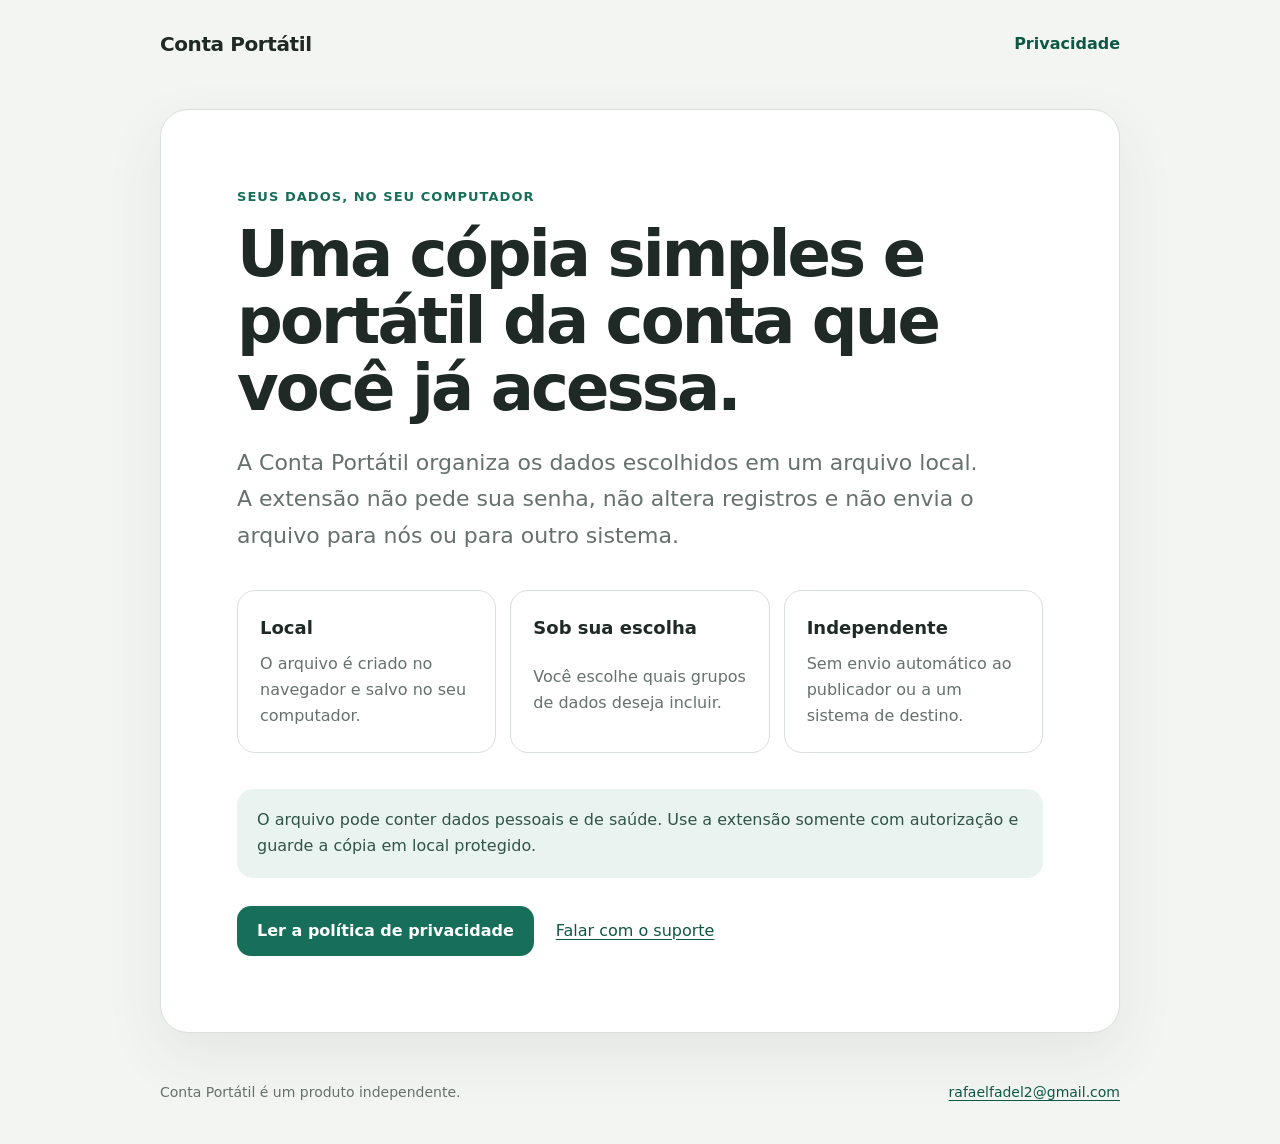
<file: index.html>
<!doctype html>
<html lang="pt-BR">
  <head>
    <meta charset="utf-8" />
    <meta name="viewport" content="width=device-width, initial-scale=1" />
    <meta name="description" content="Conta Portátil cria no seu computador uma cópia dos dados de uma conta que você já acessa." />
    <title>Conta Portátil</title>
    <link rel="stylesheet" href="styles.css" />
  </head>
  <body>
    <header class="site-header">
      <a class="brand" href="./">Conta Portátil</a>
      <a href="privacidade/">Privacidade</a>
    </header>
    <main class="landing-card">
      <p class="eyebrow">Seus dados, no seu computador</p>
      <h1>Uma cópia simples e portátil da conta que você já acessa.</h1>
      <p class="lead">A Conta Portátil organiza os dados escolhidos em um arquivo local. A extensão não pede sua senha, não altera registros e não envia o arquivo para nós ou para outro sistema.</p>
      <div class="principles" aria-label="Princípios do produto">
        <article>
          <strong>Local</strong>
          <span>O arquivo é criado no navegador e salvo no seu computador.</span>
        </article>
        <article>
          <strong>Sob sua escolha</strong>
          <span>Você escolhe quais grupos de dados deseja incluir.</span>
        </article>
        <article>
          <strong>Independente</strong>
          <span>Sem envio automático ao publicador ou a um sistema de destino.</span>
        </article>
      </div>
      <p class="notice">O arquivo pode conter dados pessoais e de saúde. Use a extensão somente com autorização e guarde a cópia em local protegido.</p>
      <div class="actions">
        <a class="primary-action" href="privacidade/">Ler a política de privacidade</a>
        <a href="mailto:rafaelfadel2@gmail.com">Falar com o suporte</a>
      </div>
    </main>
    <footer>
      <span>Conta Portátil é um produto independente.</span>
      <a href="mailto:rafaelfadel2@gmail.com">rafaelfadel2@gmail.com</a>
    </footer>
  </body>
</html>
</file>
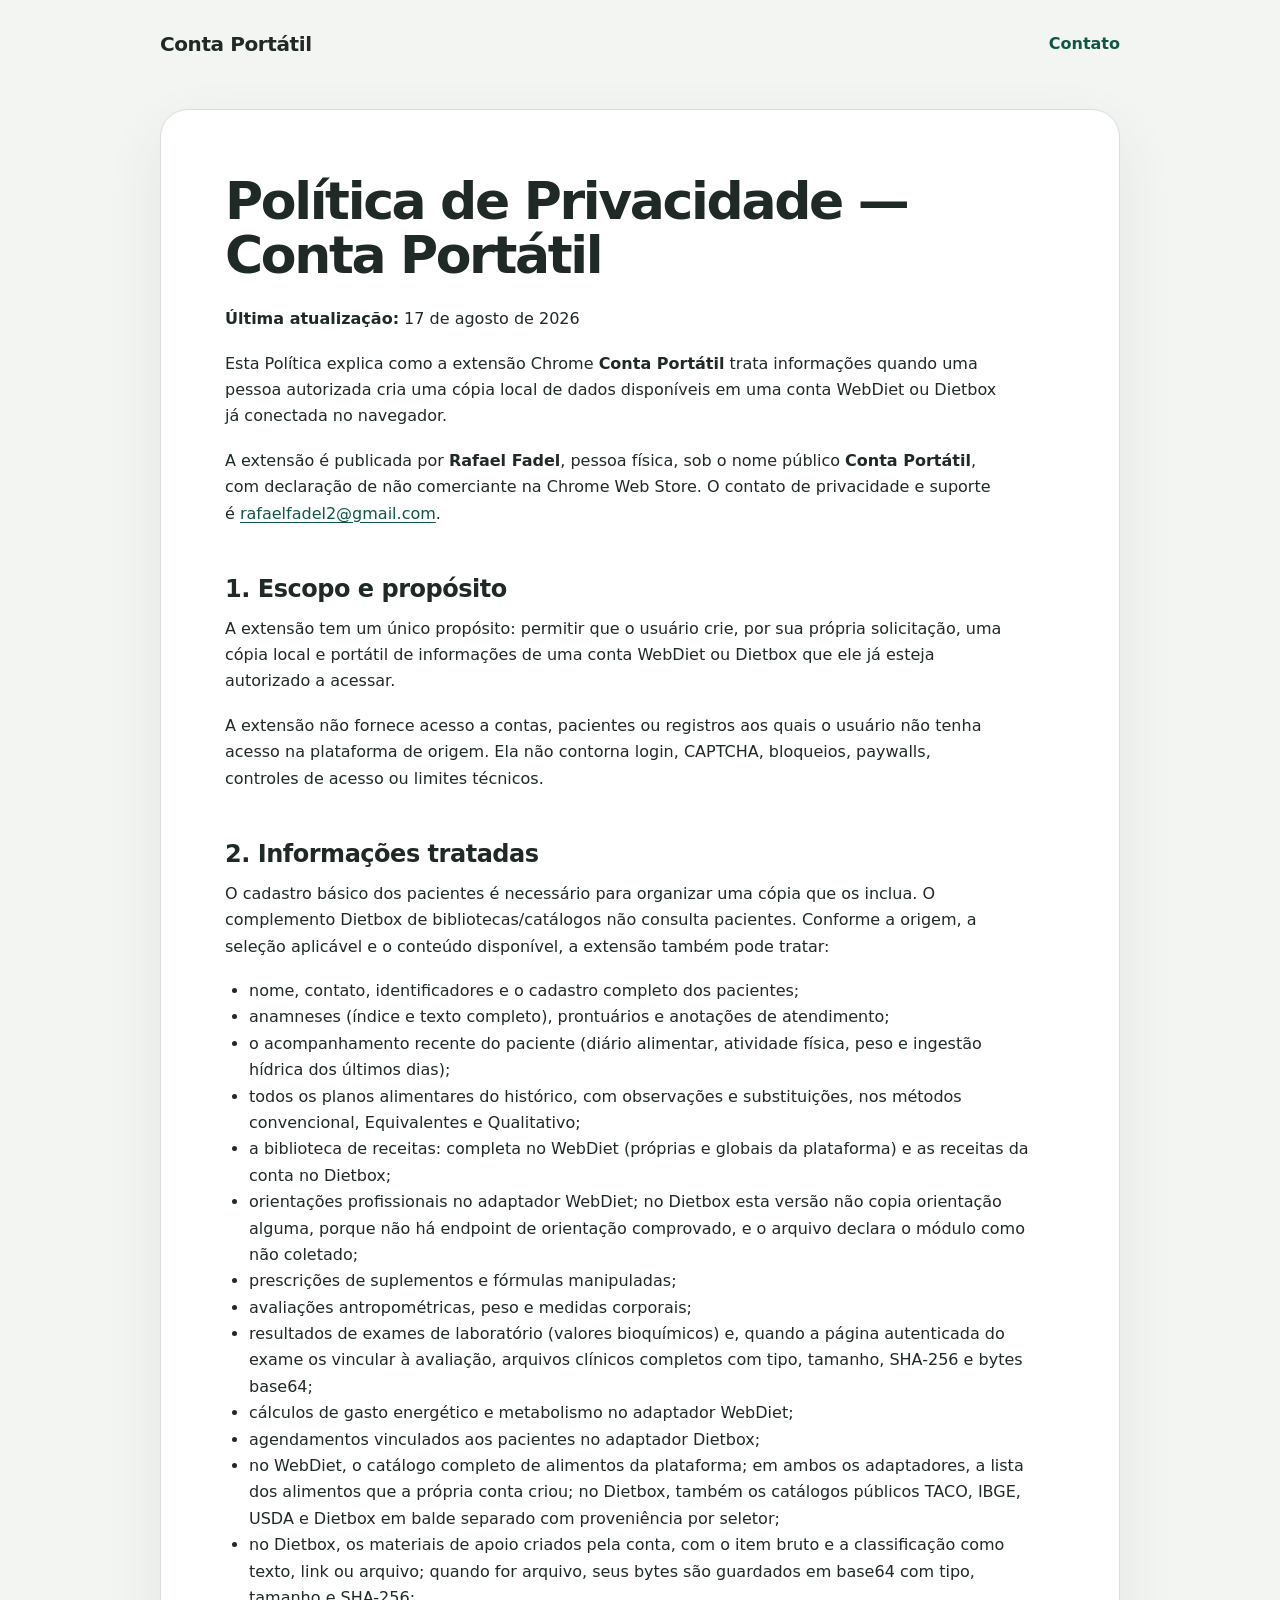
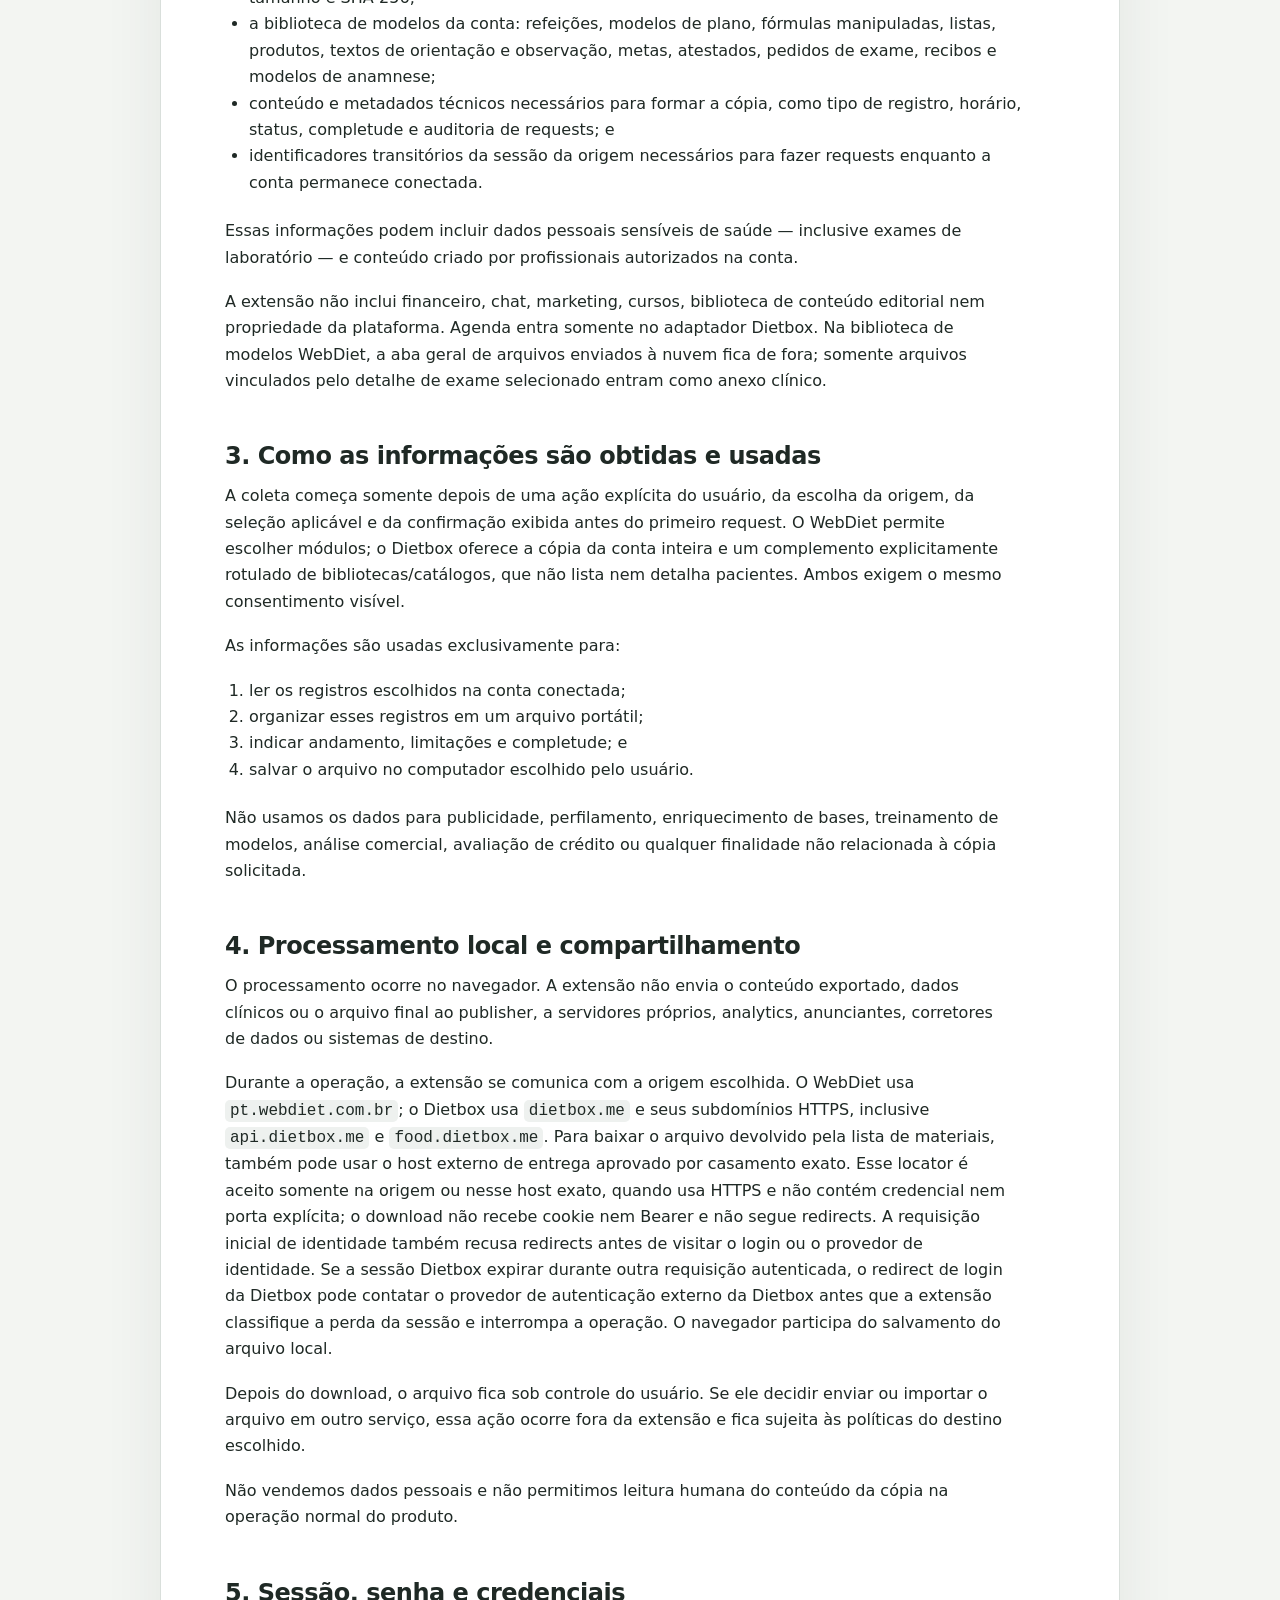
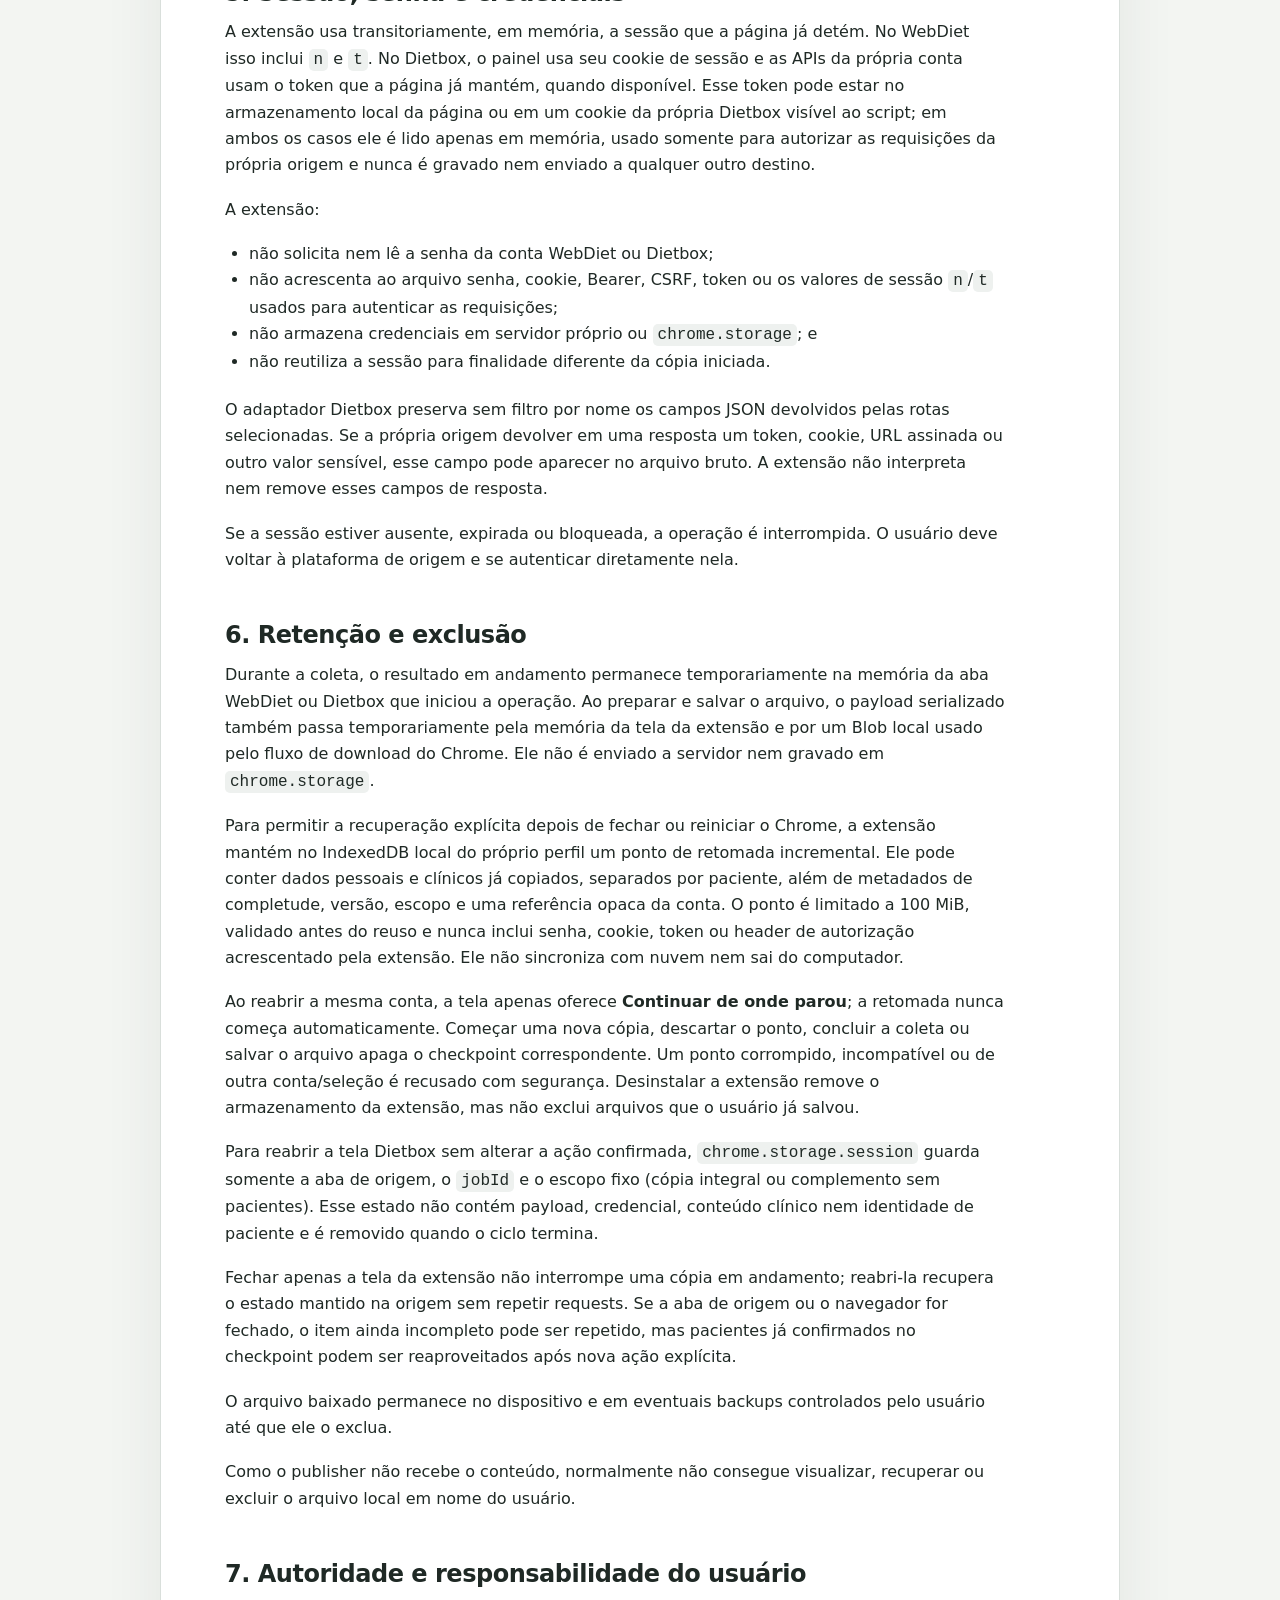
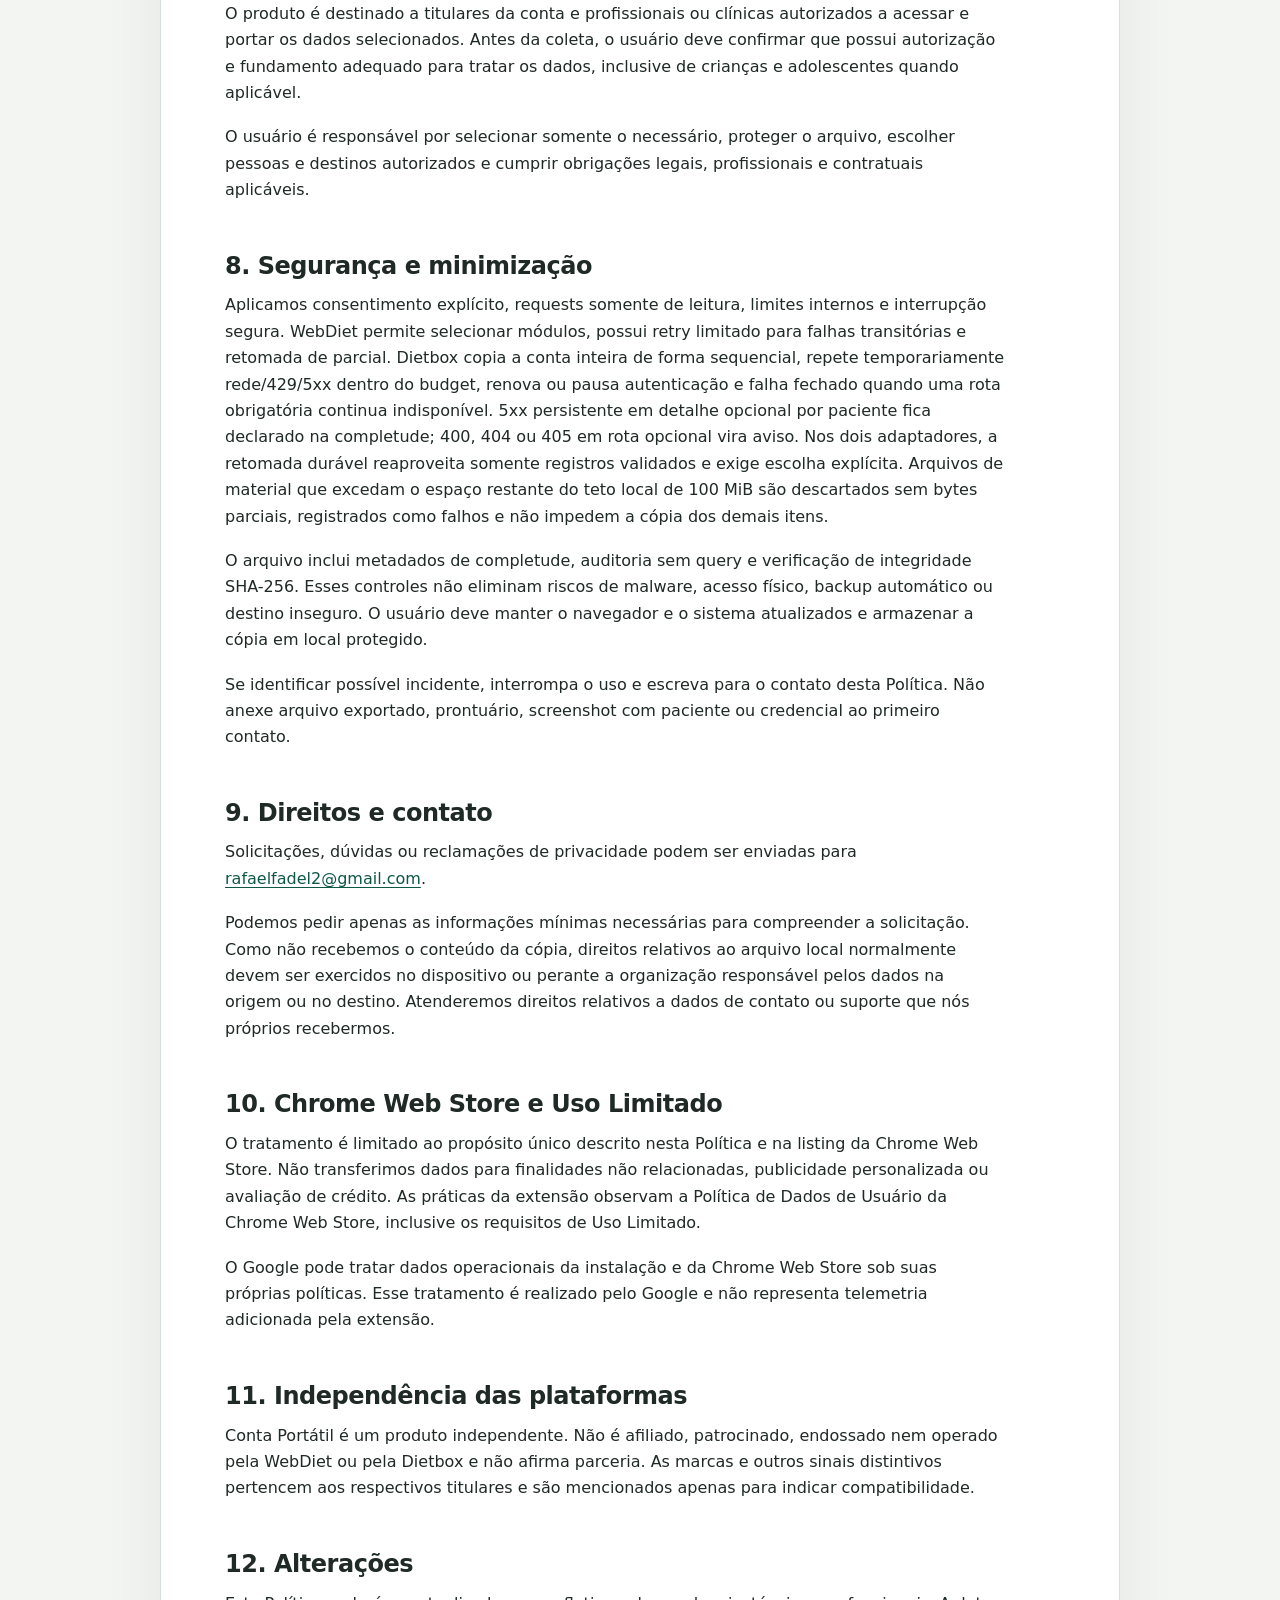
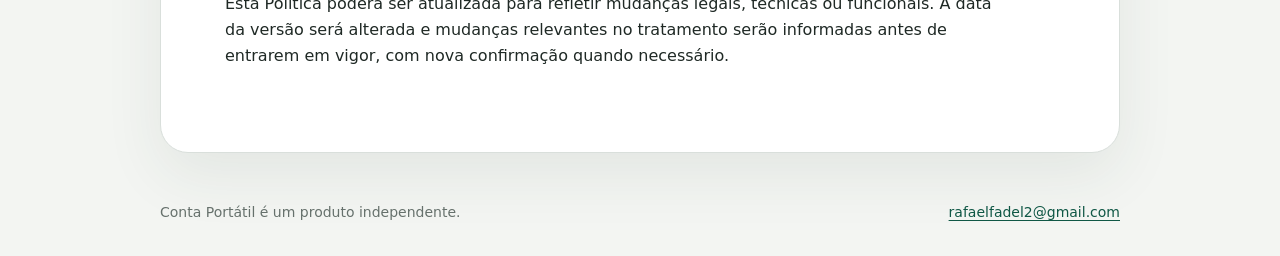
<file: privacidade/index.html>
<!doctype html>
<html lang="pt-BR">
  <head>
    <meta charset="utf-8" />
    <meta name="viewport" content="width=device-width, initial-scale=1" />
    <meta name="description" content="Política de privacidade da extensão Conta Portátil." />
    <title>Política de Privacidade — Conta Portátil</title>
    <link rel="stylesheet" href="../styles.css" />
  </head>
  <body>
    <header class="site-header">
      <a class="brand" href="../">Conta Portátil</a>
      <a href="mailto:rafaelfadel2@gmail.com">Contato</a>
    </header>
    <main class="document-card">
      <h1>Política de Privacidade — Conta Portátil</h1>
      <p><strong>Última atualização:</strong> 17 de agosto de 2026</p>
      <p>Esta Política explica como a extensão Chrome <strong>Conta Portátil</strong> trata informações quando uma pessoa autorizada cria uma cópia local de dados disponíveis em uma conta WebDiet ou Dietbox já conectada no navegador.</p>
      <p>A extensão é publicada por <strong>Rafael Fadel</strong>, pessoa física, sob o nome público <strong>Conta Portátil</strong>, com declaração de não comerciante na Chrome Web Store. O contato de privacidade e suporte é <a href="mailto:rafaelfadel2@gmail.com">rafaelfadel2@gmail.com</a>.</p>
      <h2>1. Escopo e propósito</h2>
      <p>A extensão tem um único propósito: permitir que o usuário crie, por sua própria solicitação, uma cópia local e portátil de informações de uma conta WebDiet ou Dietbox que ele já esteja autorizado a acessar.</p>
      <p>A extensão não fornece acesso a contas, pacientes ou registros aos quais o usuário não tenha acesso na plataforma de origem. Ela não contorna login, CAPTCHA, bloqueios, paywalls, controles de acesso ou limites técnicos.</p>
      <h2>2. Informações tratadas</h2>
      <p>O cadastro básico dos pacientes é necessário para organizar uma cópia que os inclua. O complemento Dietbox de bibliotecas/catálogos não consulta pacientes. Conforme a origem, a seleção aplicável e o conteúdo disponível, a extensão também pode tratar:</p>
      <ul>
      <li>nome, contato, identificadores e o cadastro completo dos pacientes;</li>
      <li>anamneses (índice e texto completo), prontuários e anotações de atendimento;</li>
      <li>o acompanhamento recente do paciente (diário alimentar, atividade física, peso e ingestão hídrica dos últimos dias);</li>
      <li>todos os planos alimentares do histórico, com observações e substituições, nos métodos convencional, Equivalentes e Qualitativo;</li>
      <li>a biblioteca de receitas: completa no WebDiet (próprias e globais da plataforma) e as receitas da conta no Dietbox;</li>
      <li>orientações profissionais no adaptador WebDiet; no Dietbox esta versão não copia orientação alguma, porque não há endpoint de orientação comprovado, e o arquivo declara o módulo como não coletado;</li>
      <li>prescrições de suplementos e fórmulas manipuladas;</li>
      <li>avaliações antropométricas, peso e medidas corporais;</li>
      <li>resultados de exames de laboratório (valores bioquímicos) e, quando a página autenticada do exame os vincular à avaliação, arquivos clínicos completos com tipo, tamanho, SHA-256 e bytes base64;</li>
      <li>cálculos de gasto energético e metabolismo no adaptador WebDiet;</li>
      <li>agendamentos vinculados aos pacientes no adaptador Dietbox;</li>
      <li>no WebDiet, o catálogo completo de alimentos da plataforma; em ambos os adaptadores, a lista dos alimentos que a própria conta criou; no Dietbox, também os catálogos públicos TACO, IBGE, USDA e Dietbox em balde separado com proveniência por seletor;</li>
      <li>no Dietbox, os materiais de apoio criados pela conta, com o item bruto e a classificação como texto, link ou arquivo; quando for arquivo, seus bytes são guardados em base64 com tipo, tamanho e SHA-256;</li>
      <li>a biblioteca de modelos da conta: refeições, modelos de plano, fórmulas manipuladas, listas, produtos, textos de orientação e observação, metas, atestados, pedidos de exame, recibos e modelos de anamnese;</li>
      <li>conteúdo e metadados técnicos necessários para formar a cópia, como tipo de registro, horário, status, completude e auditoria de requests; e</li>
      <li>identificadores transitórios da sessão da origem necessários para fazer requests enquanto a conta permanece conectada.</li>
      </ul>
      <p>Essas informações podem incluir dados pessoais sensíveis de saúde — inclusive exames de laboratório — e conteúdo criado por profissionais autorizados na conta.</p>
      <p>A extensão não inclui financeiro, chat, marketing, cursos, biblioteca de conteúdo editorial nem propriedade da plataforma. Agenda entra somente no adaptador Dietbox. Na biblioteca de modelos WebDiet, a aba geral de arquivos enviados à nuvem fica de fora; somente arquivos vinculados pelo detalhe de exame selecionado entram como anexo clínico.</p>
      <h2>3. Como as informações são obtidas e usadas</h2>
      <p>A coleta começa somente depois de uma ação explícita do usuário, da escolha da origem, da seleção aplicável e da confirmação exibida antes do primeiro request. O WebDiet permite escolher módulos; o Dietbox oferece a cópia da conta inteira e um complemento explicitamente rotulado de bibliotecas/catálogos, que não lista nem detalha pacientes. Ambos exigem o mesmo consentimento visível.</p>
      <p>As informações são usadas exclusivamente para:</p>
      <ol>
      <li>ler os registros escolhidos na conta conectada;</li>
      <li>organizar esses registros em um arquivo portátil;</li>
      <li>indicar andamento, limitações e completude; e</li>
      <li>salvar o arquivo no computador escolhido pelo usuário.</li>
      </ol>
      <p>Não usamos os dados para publicidade, perfilamento, enriquecimento de bases, treinamento de modelos, análise comercial, avaliação de crédito ou qualquer finalidade não relacionada à cópia solicitada.</p>
      <h2>4. Processamento local e compartilhamento</h2>
      <p>O processamento ocorre no navegador. A extensão não envia o conteúdo exportado, dados clínicos ou o arquivo final ao publisher, a servidores próprios, analytics, anunciantes, corretores de dados ou sistemas de destino.</p>
      <p>Durante a operação, a extensão se comunica com a origem escolhida. O WebDiet usa <code>pt.webdiet.com.br</code>; o Dietbox usa <code>dietbox.me</code> e seus subdomínios HTTPS, inclusive <code>api.dietbox.me</code> e <code>food.dietbox.me</code>. Para baixar o arquivo devolvido pela lista de materiais, também pode usar o host externo de entrega aprovado por casamento exato. Esse locator é aceito somente na origem ou nesse host exato, quando usa HTTPS e não contém credencial nem porta explícita; o download não recebe cookie nem Bearer e não segue redirects. A requisição inicial de identidade também recusa redirects antes de visitar o login ou o provedor de identidade. Se a sessão Dietbox expirar durante outra requisição autenticada, o redirect de login da Dietbox pode contatar o provedor de autenticação externo da Dietbox antes que a extensão classifique a perda da sessão e interrompa a operação. O navegador participa do salvamento do arquivo local.</p>
      <p>Depois do download, o arquivo fica sob controle do usuário. Se ele decidir enviar ou importar o arquivo em outro serviço, essa ação ocorre fora da extensão e fica sujeita às políticas do destino escolhido.</p>
      <p>Não vendemos dados pessoais e não permitimos leitura humana do conteúdo da cópia na operação normal do produto.</p>
      <h2>5. Sessão, senha e credenciais</h2>
      <p>A extensão usa transitoriamente, em memória, a sessão que a página já detém. No WebDiet isso inclui <code>n</code> e <code>t</code>. No Dietbox, o painel usa seu cookie de sessão e as APIs da própria conta usam o token que a página já mantém, quando disponível. Esse token pode estar no armazenamento local da página ou em um cookie da própria Dietbox visível ao script; em ambos os casos ele é lido apenas em memória, usado somente para autorizar as requisições da própria origem e nunca é gravado nem enviado a qualquer outro destino.</p>
      <p>A extensão:</p>
      <ul>
      <li>não solicita nem lê a senha da conta WebDiet ou Dietbox;</li>
      <li>não acrescenta ao arquivo senha, cookie, Bearer, CSRF, token ou os valores de sessão <code>n</code>/<code>t</code> usados para autenticar as requisições;</li>
      <li>não armazena credenciais em servidor próprio ou <code>chrome.storage</code>; e</li>
      <li>não reutiliza a sessão para finalidade diferente da cópia iniciada.</li>
      </ul>
      <p>O adaptador Dietbox preserva sem filtro por nome os campos JSON devolvidos pelas rotas selecionadas. Se a própria origem devolver em uma resposta um token, cookie, URL assinada ou outro valor sensível, esse campo pode aparecer no arquivo bruto. A extensão não interpreta nem remove esses campos de resposta.</p>
      <p>Se a sessão estiver ausente, expirada ou bloqueada, a operação é interrompida. O usuário deve voltar à plataforma de origem e se autenticar diretamente nela.</p>
      <h2>6. Retenção e exclusão</h2>
      <p>Durante a coleta, o resultado em andamento permanece temporariamente na memória da aba WebDiet ou Dietbox que iniciou a operação. Ao preparar e salvar o arquivo, o payload serializado também passa temporariamente pela memória da tela da extensão e por um Blob local usado pelo fluxo de download do Chrome. Ele não é enviado a servidor nem gravado em <code>chrome.storage</code>.</p>
      <p>Para permitir a recuperação explícita depois de fechar ou reiniciar o Chrome, a extensão mantém no IndexedDB local do próprio perfil um ponto de retomada incremental. Ele pode conter dados pessoais e clínicos já copiados, separados por paciente, além de metadados de completude, versão, escopo e uma referência opaca da conta. O ponto é limitado a 100 MiB, validado antes do reuso e nunca inclui senha, cookie, token ou header de autorização acrescentado pela extensão. Ele não sincroniza com nuvem nem sai do computador.</p>
      <p>Ao reabrir a mesma conta, a tela apenas oferece <strong>Continuar de onde parou</strong>; a retomada nunca começa automaticamente. Começar uma nova cópia, descartar o ponto, concluir a coleta ou salvar o arquivo apaga o checkpoint correspondente. Um ponto corrompido, incompatível ou de outra conta/seleção é recusado com segurança. Desinstalar a extensão remove o armazenamento da extensão, mas não exclui arquivos que o usuário já salvou.</p>
      <p>Para reabrir a tela Dietbox sem alterar a ação confirmada, <code>chrome.storage.session</code> guarda somente a aba de origem, o <code>jobId</code> e o escopo fixo (cópia integral ou complemento sem pacientes). Esse estado não contém payload, credencial, conteúdo clínico nem identidade de paciente e é removido quando o ciclo termina.</p>
      <p>Fechar apenas a tela da extensão não interrompe uma cópia em andamento; reabri-la recupera o estado mantido na origem sem repetir requests. Se a aba de origem ou o navegador for fechado, o item ainda incompleto pode ser repetido, mas pacientes já confirmados no checkpoint podem ser reaproveitados após nova ação explícita.</p>
      <p>O arquivo baixado permanece no dispositivo e em eventuais backups controlados pelo usuário até que ele o exclua.</p>
      <p>Como o publisher não recebe o conteúdo, normalmente não consegue visualizar, recuperar ou excluir o arquivo local em nome do usuário.</p>
      <h2>7. Autoridade e responsabilidade do usuário</h2>
      <p>O produto é destinado a titulares da conta e profissionais ou clínicas autorizados a acessar e portar os dados selecionados. Antes da coleta, o usuário deve confirmar que possui autorização e fundamento adequado para tratar os dados, inclusive de crianças e adolescentes quando aplicável.</p>
      <p>O usuário é responsável por selecionar somente o necessário, proteger o arquivo, escolher pessoas e destinos autorizados e cumprir obrigações legais, profissionais e contratuais aplicáveis.</p>
      <h2>8. Segurança e minimização</h2>
      <p>Aplicamos consentimento explícito, requests somente de leitura, limites internos e interrupção segura. WebDiet permite selecionar módulos, possui retry limitado para falhas transitórias e retomada de parcial. Dietbox copia a conta inteira de forma sequencial, repete temporariamente rede/429/5xx dentro do budget, renova ou pausa autenticação e falha fechado quando uma rota obrigatória continua indisponível. 5xx persistente em detalhe opcional por paciente fica declarado na completude; 400, 404 ou 405 em rota opcional vira aviso. Nos dois adaptadores, a retomada durável reaproveita somente registros validados e exige escolha explícita. Arquivos de material que excedam o espaço restante do teto local de 100 MiB são descartados sem bytes parciais, registrados como falhos e não impedem a cópia dos demais itens.</p>
      <p>O arquivo inclui metadados de completude, auditoria sem query e verificação de integridade SHA-256. Esses controles não eliminam riscos de malware, acesso físico, backup automático ou destino inseguro. O usuário deve manter o navegador e o sistema atualizados e armazenar a cópia em local protegido.</p>
      <p>Se identificar possível incidente, interrompa o uso e escreva para o contato desta Política. Não anexe arquivo exportado, prontuário, screenshot com paciente ou credencial ao primeiro contato.</p>
      <h2>9. Direitos e contato</h2>
      <p>Solicitações, dúvidas ou reclamações de privacidade podem ser enviadas para <a href="mailto:rafaelfadel2@gmail.com">rafaelfadel2@gmail.com</a>.</p>
      <p>Podemos pedir apenas as informações mínimas necessárias para compreender a solicitação. Como não recebemos o conteúdo da cópia, direitos relativos ao arquivo local normalmente devem ser exercidos no dispositivo ou perante a organização responsável pelos dados na origem ou no destino. Atenderemos direitos relativos a dados de contato ou suporte que nós próprios recebermos.</p>
      <h2>10. Chrome Web Store e Uso Limitado</h2>
      <p>O tratamento é limitado ao propósito único descrito nesta Política e na listing da Chrome Web Store. Não transferimos dados para finalidades não relacionadas, publicidade personalizada ou avaliação de crédito. As práticas da extensão observam a Política de Dados de Usuário da Chrome Web Store, inclusive os requisitos de Uso Limitado.</p>
      <p>O Google pode tratar dados operacionais da instalação e da Chrome Web Store sob suas próprias políticas. Esse tratamento é realizado pelo Google e não representa telemetria adicionada pela extensão.</p>
      <h2>11. Independência das plataformas</h2>
      <p>Conta Portátil é um produto independente. Não é afiliado, patrocinado, endossado nem operado pela WebDiet ou pela Dietbox e não afirma parceria. As marcas e outros sinais distintivos pertencem aos respectivos titulares e são mencionados apenas para indicar compatibilidade.</p>
      <h2>12. Alterações</h2>
      <p>Esta Política poderá ser atualizada para refletir mudanças legais, técnicas ou funcionais. A data da versão será alterada e mudanças relevantes no tratamento serão informadas antes de entrarem em vigor, com nova confirmação quando necessário.</p>
    </main>
    <footer>
      <span>Conta Portátil é um produto independente.</span>
      <a href="mailto:rafaelfadel2@gmail.com">rafaelfadel2@gmail.com</a>
    </footer>
  </body>
</html>
</file>
<file: styles.css>
:root {
  color-scheme: light;
  --background: #f3f5f2;
  --surface: #ffffff;
  --ink: #1f2925;
  --muted: #66716c;
  --accent: #176f59;
  --accent-dark: #0f5745;
  --line: #d9dfdb;
  --soft: #e9f3ef;
  font-family: Inter, ui-sans-serif, system-ui, -apple-system, BlinkMacSystemFont, "Segoe UI", sans-serif;
}

* { box-sizing: border-box; }

body {
  margin: 0;
  background: var(--background);
  color: var(--ink);
  font-size: 16px;
  line-height: 1.65;
}

a { color: var(--accent-dark); text-underline-offset: 3px; }

.site-header,
footer {
  display: flex;
  width: min(960px, calc(100% - 40px));
  margin: 0 auto;
  align-items: center;
  justify-content: space-between;
  gap: 20px;
}

.site-header { padding: 28px 0; }
.site-header a { font-weight: 700; text-decoration: none; }
.brand { color: var(--ink); font-size: 20px; letter-spacing: -0.02em; }

.landing-card,
.document-card {
  width: min(960px, calc(100% - 40px));
  margin: 20px auto 48px;
  border: 1px solid var(--line);
  border-radius: 28px;
  background: var(--surface);
  box-shadow: 0 22px 60px rgb(39 63 53 / 8%);
}

.landing-card { padding: clamp(32px, 7vw, 76px); }
.document-card { padding: clamp(28px, 6vw, 64px); }

.eyebrow {
  margin: 0 0 14px;
  color: var(--accent);
  font-size: 13px;
  font-weight: 800;
  letter-spacing: 0.08em;
  text-transform: uppercase;
}

h1 {
  max-width: 820px;
  margin: 0 0 24px;
  font-size: clamp(36px, 6vw, 64px);
  line-height: 1.04;
  letter-spacing: -0.045em;
}

.document-card h1 { font-size: clamp(34px, 5vw, 52px); }
h2 { margin: 48px 0 12px; font-size: 24px; line-height: 1.2; letter-spacing: -0.02em; }
p { margin: 0 0 18px; }
.lead { max-width: 760px; color: var(--muted); font-size: clamp(18px, 2.4vw, 22px); }

.principles {
  display: grid;
  grid-template-columns: repeat(3, minmax(0, 1fr));
  gap: 14px;
  margin: 36px 0;
}

.principles article {
  display: grid;
  gap: 8px;
  padding: 22px;
  border: 1px solid var(--line);
  border-radius: 18px;
}

.principles strong { font-size: 18px; }
.principles span, footer { color: var(--muted); }

.notice {
  padding: 18px 20px;
  border-radius: 16px;
  background: var(--soft);
  color: #315449;
}

.actions { display: flex; margin-top: 28px; align-items: center; gap: 22px; flex-wrap: wrap; }
.primary-action {
  display: inline-flex;
  min-height: 48px;
  padding: 12px 20px;
  align-items: center;
  border-radius: 14px;
  background: var(--accent);
  color: #fff;
  font-weight: 750;
  text-decoration: none;
}
.primary-action:hover { background: var(--accent-dark); }

.document-card p,
.document-card li { max-width: 780px; }
.document-card ul,
.document-card ol { margin: 0 0 22px; padding-left: 24px; }
.document-card code { padding: 2px 5px; border-radius: 5px; background: #eef1ef; }

footer { padding: 0 0 40px; font-size: 14px; }

@media (max-width: 720px) {
  .principles { grid-template-columns: 1fr; }
  .site-header, footer { width: min(100% - 28px, 960px); }
  .landing-card, .document-card { width: min(100% - 28px, 960px); border-radius: 22px; }
  footer { align-items: flex-start; flex-direction: column; gap: 4px; }
}
</file>
